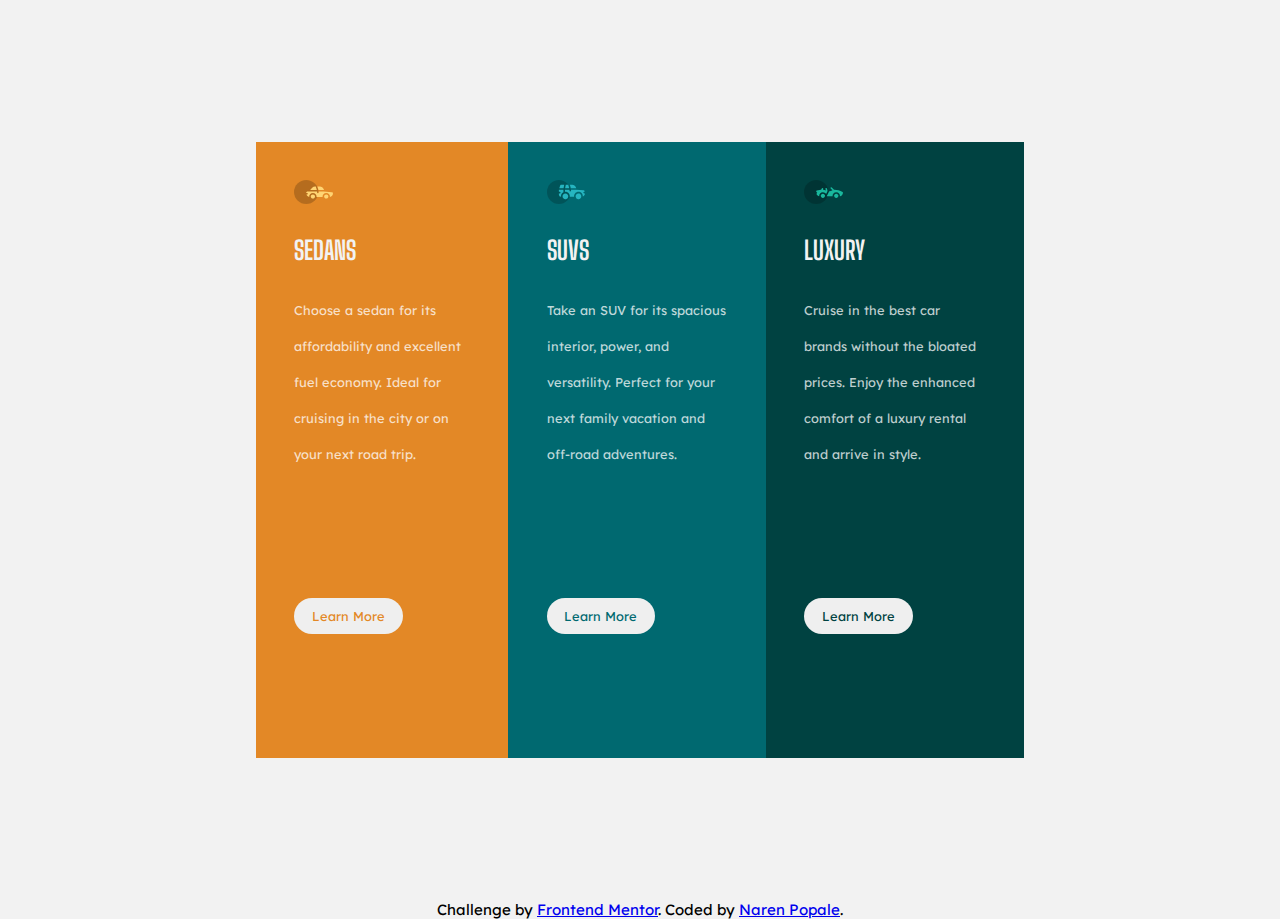
<file: 3-Column-Preview-Card-Component/index.html>
<!DOCTYPE html>
<html lang="en">

<head>
  <meta charset="UTF-8">
  <meta name="viewport" content="width=device-width, initial-scale=1.0">

  <link rel="icon" type="image/png" sizes="32x32" href="./images/favicon-32x32.png">

  <title>Naren Popale | 3-column preview card component</title>

  <link rel="stylesheet" href="style.css">
  <link rel="preconnect" href="https://fonts.googleapis.com">
  <link rel="preconnect" href="https://fonts.gstatic.com" crossorigin>
  <link
    href="https://fonts.googleapis.com/css2?family=Inter:wght@100..900&family=Lexend+Deca:wght@100..900&family=Outfit:wght@100..900&family=Poppins:ital,wght@1,500&family=Roboto+Condensed&family=Young+Serif&display=swap"
    rel="stylesheet">
  <link rel="preconnect" href="https://fonts.googleapis.com">
  <link rel="preconnect" href="https://fonts.gstatic.com" crossorigin>
  <link
    href="https://fonts.googleapis.com/css2?family=Big+Shoulders+Display:wght@100..900&family=Inter:wght@100..900&family=Lexend+Deca:wght@100..900&family=Outfit:wght@100..900&family=Poppins:ital,wght@1,500&family=Roboto+Condensed&family=Young+Serif&display=swap"
    rel="stylesheet">
</head>

<body>

  <div class="container">
    <div class="item">
      <div class="img">
        <img src="./images/icon-sedans.svg" alt="img">
      </div>
      <div class="head">
        <h1>SEDANS</h1>
      </div>
      <div class="para">
        <p>Choose a sedan for its affordability and excellent fuel economy. Ideal for cruising in the city
          or on your next road trip.</p>
      </div>
      <button>Learn More</button>
    </div>

    <div class="item">
      <div class="img">
        <img src="./images/icon-suvs.svg" alt="img">
      </div>
      <div class="head">
        <h1>SUVS</h1>
      </div>
      <div class="para">
        <p>Take an SUV for its spacious interior, power, and versatility. Perfect for your next family vacation
          and off-road adventures.</p>
      </div>
      <button>Learn More</button>
    </div>

    <div class="item">
      <div class="img">
        <img src="./images/icon-luxury.svg" alt="img">
      </div>
      <div class="head">
        <h1>LUXURY</h1>
      </div>
      <div class="para">
        <p>Cruise in the best car brands without the bloated prices. Enjoy the enhanced comfort of a luxury
          rental and arrive in style.</p>
      </div>
      <button>Learn More</button>
    </div>
  </div>


  <div class="attribution">
    Challenge by <a href="https://www.frontendmentor.io?ref=challenge" target="_blank">Frontend Mentor</a>.
    Coded by <a href="#">Naren Popale</a>.
  </div>
</body>

</html>
</file>
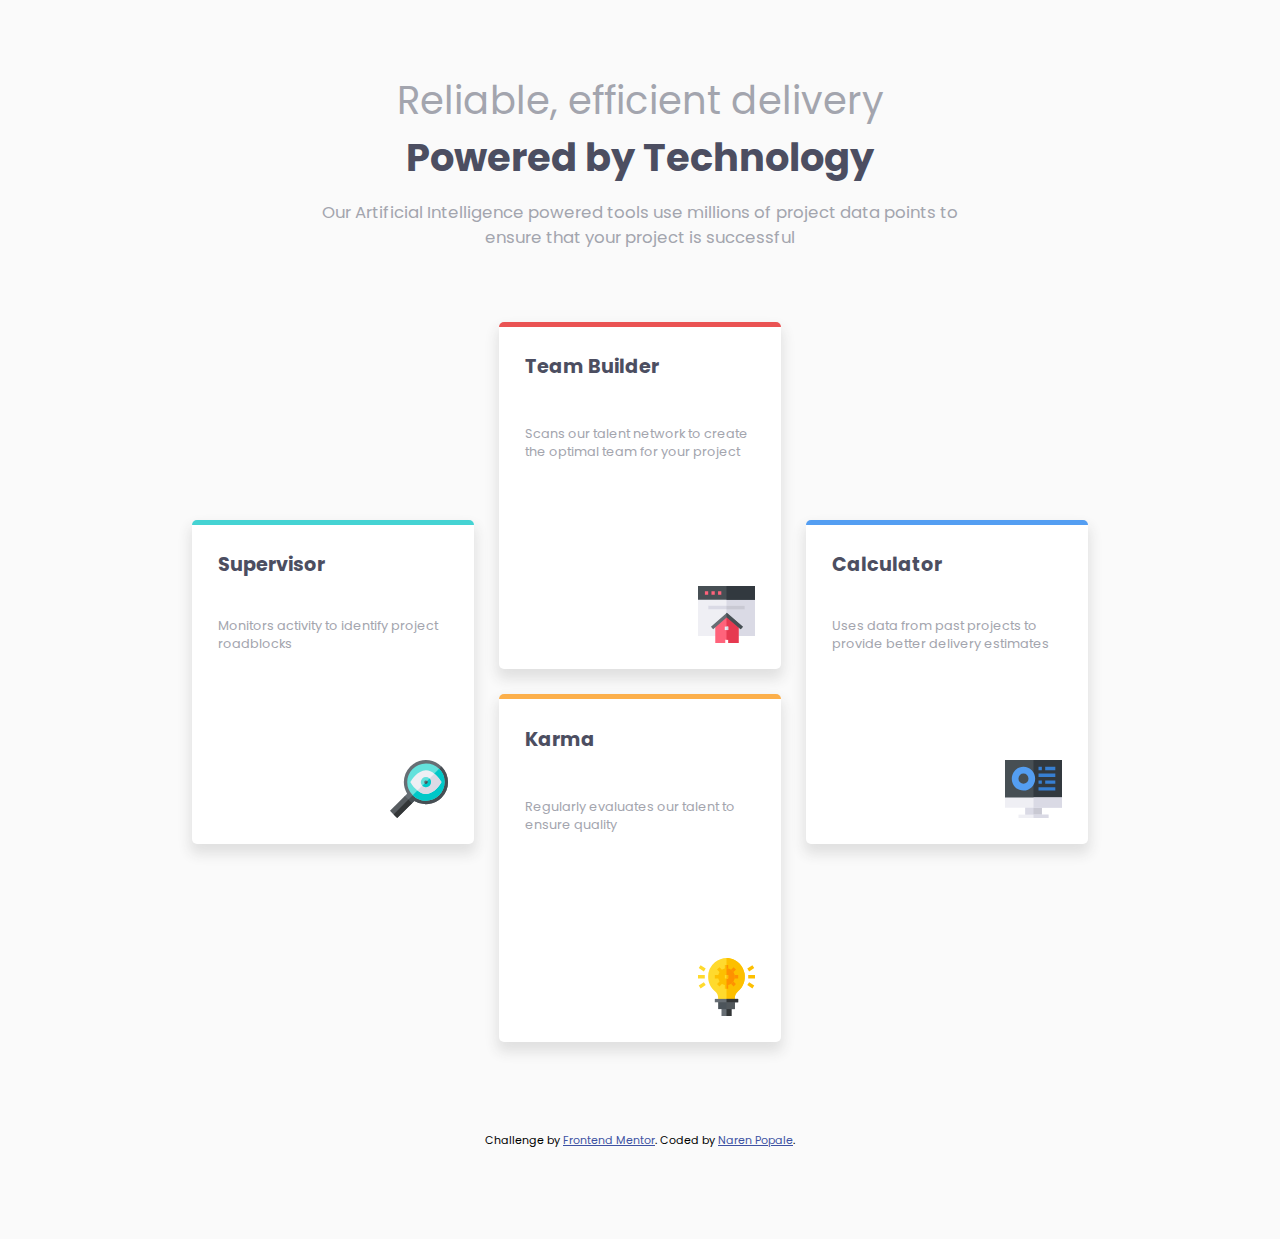
<file: Four-Card-Feature-Section/index.html>
<!DOCTYPE html>
<html lang="en">

<head>
  <meta charset="UTF-8">
  <meta name="viewport" content="width=device-width, initial-scale=1.0">

  <link rel="icon" type="image/png" sizes="32x32" href="./images/favicon-32x32.png">

  <title>Frontend Mentor | Four card feature section</title>

  <link rel="stylesheet" href="style.css">
  <link rel="preconnect" href="https://fonts.googleapis.com">
  <link rel="preconnect" href="https://fonts.gstatic.com" crossorigin>
  <link
    href="https://fonts.googleapis.com/css2?family=Big+Shoulders+Display:wght@100..900&family=Inter:wght@100..900&family=Lexend+Deca:wght@100..900&family=Outfit:wght@100..900&family=Poppins:ital,wght@0,100;0,200;0,300;0,400;0,500;0,600;0,700;0,800;0,900;1,100;1,200;1,300;1,400;1,500;1,600;1,700;1,800;1,900&family=Roboto+Condensed&family=Young+Serif&display=swap"
    rel="stylesheet">
</head>
 
<body>

  <main>

    <div class="first">
      <p>Reliable, efficient delivery</p>
      <h1>Powered by Technology</h1>
      <p>Our Artificial Intelligence powered tools use millions of project data points
        to ensure that your project is successful</p>
    </div>

    <div class="container">
      <div class="item item-1">
        <h2>Supervisor</h2>
        <p>Monitors activity to identify project roadblocks</p>
        <img src="images/icon-supervisor.svg" alt="img">
      </div>
      <div class="item item-2">
        <h2>Team Builder</h2>
        <p>Scans our talent network to create the optimal team for your project</p>
        <img src="images/icon-team-builder.svg" alt="img">
      </div>
      <div class="item item-3">
        <h2>Calculator</h2>
        <p>Uses data from past projects to provide better delivery estimates</p>
        <img src="images/icon-calculator.svg" alt="img">
      </div>
      <div class="item item-4">
        <h2>Karma</h2>
        <p>Regularly evaluates our talent to ensure quality</p>
        <img src="images/icon-karma.svg" alt="img">
      </div>
    </div>

  </main>

  <footer>
    <p class="attribution">
      Challenge by <a href="https://www.frontendmentor.io?ref=challenge" target="_blank">Frontend Mentor</a>.
      Coded by <a href="https://github.com/narenpopale" target="_blank">Naren Popale</a>.
    </p>
  </footer>
</body>

</html>
</file>
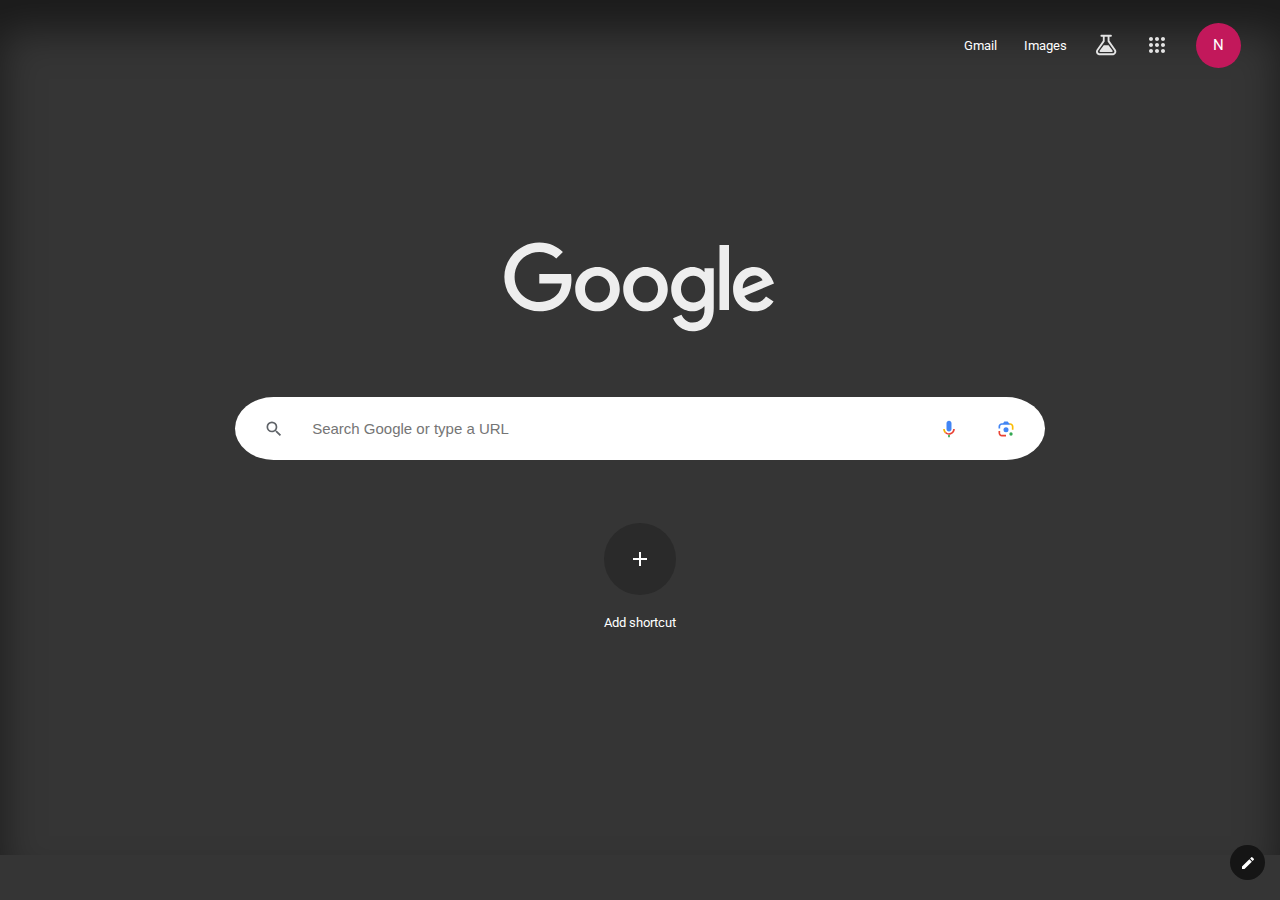
<file: Google-Chrome/index.html>
<!DOCTYPE html>
<html lang="en">

<head>
    <meta charset="UTF-8">
    <link rel="icon" href="images/icon.jpg" type="image/x-icon">
    <meta name="viewport" content="width=device-width, initial-scale=1.0">
    <title>New Tab</title>

    <link rel="stylesheet" href="style.css">
    <link rel="preconnect" href="https://fonts.googleapis.com">
    <link rel="preconnect" href="https://fonts.gstatic.com" crossorigin>
    <link
        href="https://fonts.googleapis.com/css2?family=Big+Shoulders+Display:wght@100..900&family=Inter:wght@100..900&family=Lexend+Deca:wght@100..900&family=Outfit:wght@100..900&family=Poppins:ital,wght@0,100;0,200;0,300;0,400;0,500;0,600;0,700;0,800;0,900;1,100;1,200;1,300;1,400;1,500;1,600;1,700;1,800;1,900&family=Roboto+Condensed&family=Roboto:ital,wght@0,100;0,300;0,400;0,500;0,700;0,900;1,100;1,300;1,400;1,500;1,700;1,900&family=Young+Serif&display=swap"
        rel="stylesheet">
</head>
 
<body>
    <div class="nav">
        <div class="txt item">
            <p>Gmail</p>
        </div>
        <div class="txt item">
            <p>Images</p>
        </div>
        <div class="lab item round">
            <svg class="gb_g" focusable="false" height="24px" viewBox="0 0 24 24" width="24px">
                <path
                    d="M22.29,18.37a2,2,0,0,0,0-.24,4.3,4.3,0,0,0-.09-.47c-.05-.15-.11-.31-.17-.46a3.88,3.88,0,0,0-.24-.45l-6.3-8.94V3.64h1.48a.92.92,0,0,0,0-1.84H7.36a.92.92,0,0,0,0,1.84H8.84V7.81L2.55,16.75a2.17,2.17,0,0,0-.24.45,2.85,2.85,0,0,0-.17.46A3.89,3.89,0,0,0,2,18.6c0,.08,0,.16,0,.23A3.8,3.8,0,0,0,2.26,20a3.6,3.6,0,0,0,.59,1,2.5,2.5,0,0,0,.32.33,2.54,2.54,0,0,0,.36.29,3.89,3.89,0,0,0,.4.25,4.28,4.28,0,0,0,.43.19,3.76,3.76,0,0,0,1.22.21H18.72A3.67,3.67,0,0,0,19.94,22l.44-.19a3.64,3.64,0,0,0,1.8-2.28,3.2,3.2,0,0,0,.11-.69,1.69,1.69,0,0,0,0-.23A1.77,1.77,0,0,0,22.29,18.37Zm-1.95.44a.78.78,0,0,1-.05.18l0,.08a.78.78,0,0,0-.05.14,2.09,2.09,0,0,1-.46.64l-.09.08a.88.88,0,0,1-.17.12l-.15.09-.11.06-.25.09a2.33,2.33,0,0,1-.53.07H5.85a1.27,1.27,0,0,1-.28,0,1.93,1.93,0,0,1-.73-.26A.91.91,0,0,1,4.68,20l-.23-.2h0a2.21,2.21,0,0,1-.3-.45l-.06-.12a1.77,1.77,0,0,1-.15-.65,1.88,1.88,0,0,1,.3-1.12l0-.05L10.67,8.5h0V3.64h2.95V8.49h0l6.44,8.92a2.38,2.38,0,0,1,.17.31,2.12,2.12,0,0,1,.14.68A2.58,2.58,0,0,1,20.34,18.81Z">
                </path>
                <path d="M5.66,17.74A.82.82,0,0,0,6.36,19H17.94a.82.82,0,0,0,.7-1.26l-4.1-5.55H9.76Z"></path>
            </svg>
        </div>
        <div class="apps item round">
            <svg class="gb_h" focusable="false" height="24px" viewBox="0 0 24 24" width="24px">
                <path
                    d="M6,8c1.1,0 2,-0.9 2,-2s-0.9,-2 -2,-2 -2,0.9 -2,2 0.9,2 2,2zM12,20c1.1,0 2,-0.9 2,-2s-0.9,-2 -2,-2 -2,0.9 -2,2 0.9,2 2,2zM6,20c1.1,0 2,-0.9 2,-2s-0.9,-2 -2,-2 -2,0.9 -2,2 0.9,2 2,2zM6,14c1.1,0 2,-0.9 2,-2s-0.9,-2 -2,-2 -2,0.9 -2,2 0.9,2 2,2zM12,14c1.1,0 2,-0.9 2,-2s-0.9,-2 -2,-2 -2,0.9 -2,2 0.9,2 2,2zM16,6c0,1.1 0.9,2 2,2s2,-0.9 2,-2 -0.9,-2 -2,-2 -2,0.9 -2,2zM12,8c1.1,0 2,-0.9 2,-2s-0.9,-2 -2,-2 -2,0.9 -2,2 0.9,2 2,2zM18,14c1.1,0 2,-0.9 2,-2s-0.9,-2 -2,-2 -2,0.9 -2,2 0.9,2 2,2zM18,20c1.1,0 2,-0.9 2,-2s-0.9,-2 -2,-2 -2,0.9 -2,2 0.9,2 2,2z">
                </path>
                <image src="https://ssl.gstatic.com/gb/images/bar/al-icon.png" alt="" height="24px" width="24px"
                    style="border:none;display:none \9"></image>
            </svg>
        </div>
        <div class="acc item round">N</div>
    </div>
    <div class="container">
        <div class="head"></div>
        <div class="search">
            <div class="glass">
                <img src="images/icon_search.svg" alt="img">
            </div>
            <input type="text" placeholder="Search Google or type a URL">
            <div class="mic">
                <img src="images/googlemic_clr_24px.svg" alt="img">
            </div>
            <div class="lens">
                <img src="images/lens_icon.svg" alt="img">
            </div>
        </div>
        <div class="shortcut">
            <div class="addlogo">
                <div class="add">
                </div>
            </div>
            <p>Add shortcut</p>
        </div>
    </div>
    <div class="footer">
        <div class="circle">
            <div class="pencil"></div>
        </div>
    </div>
</body>

</html>
</file>
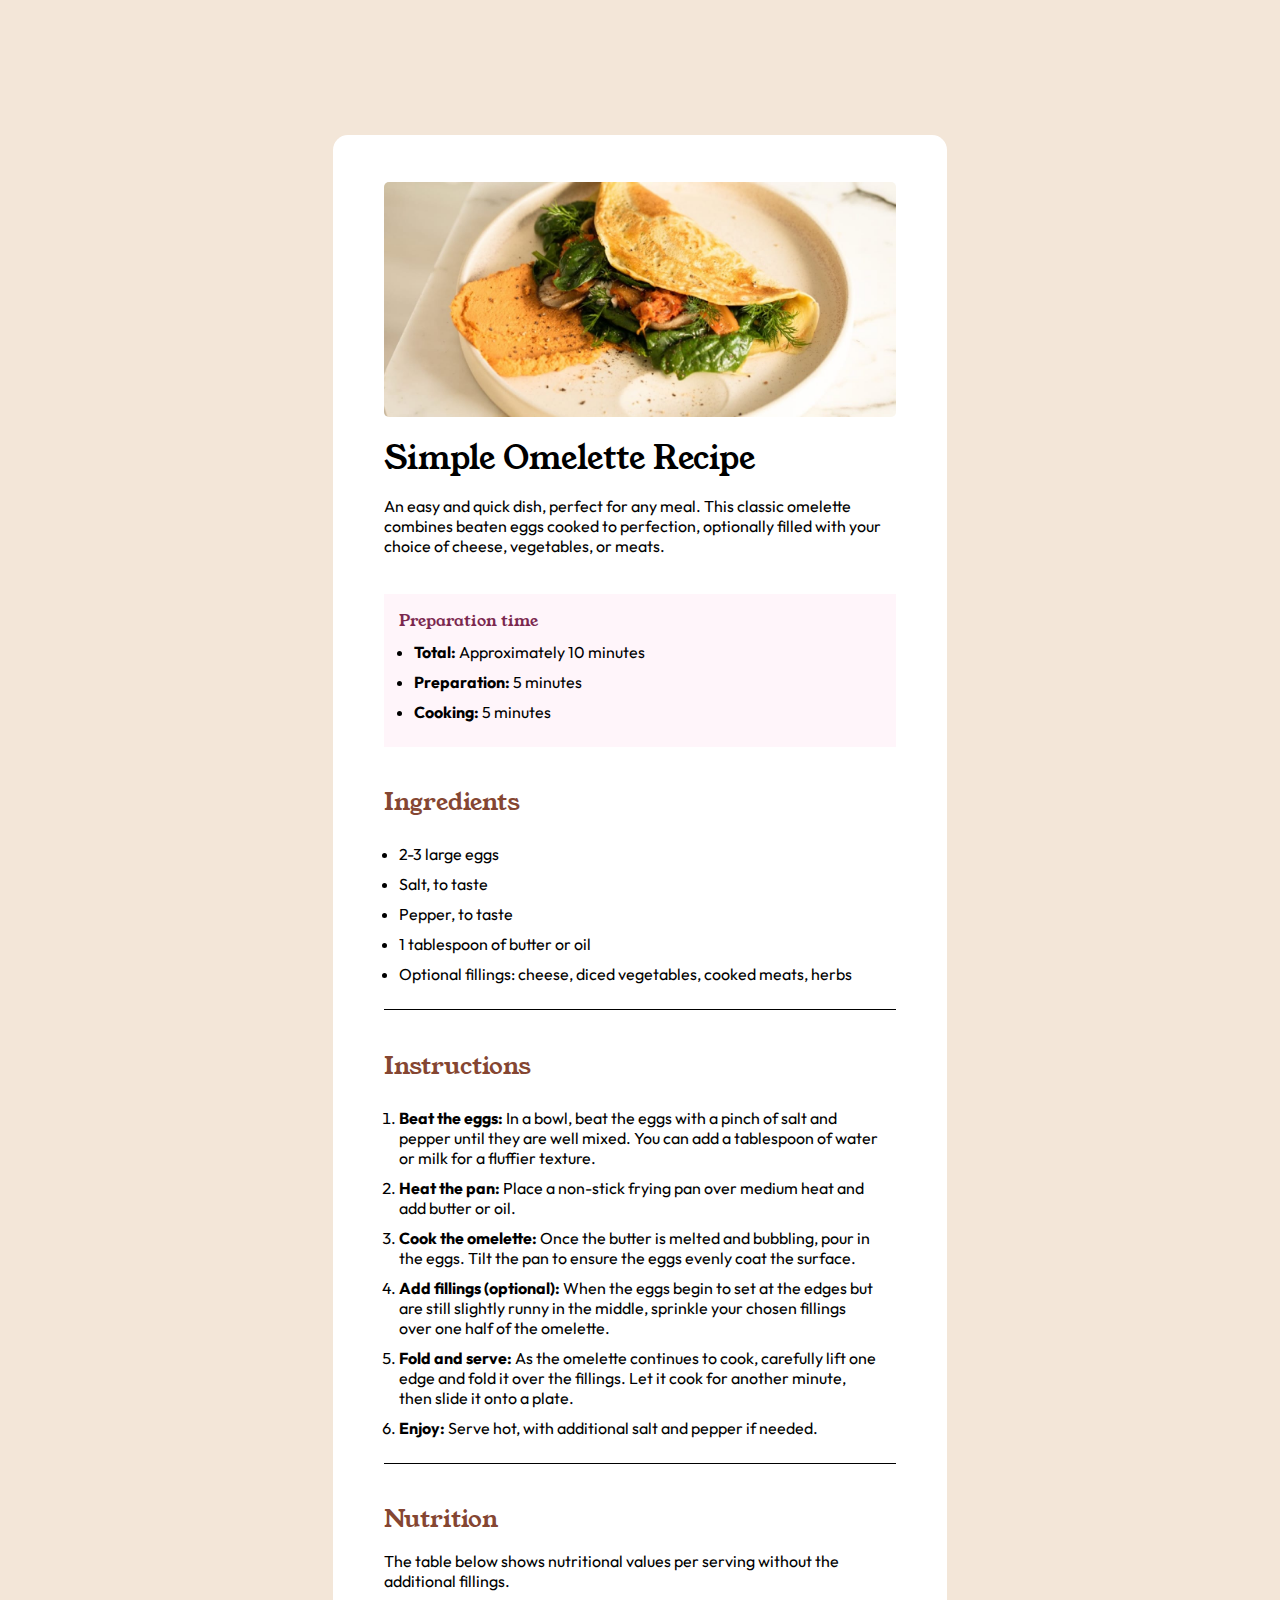
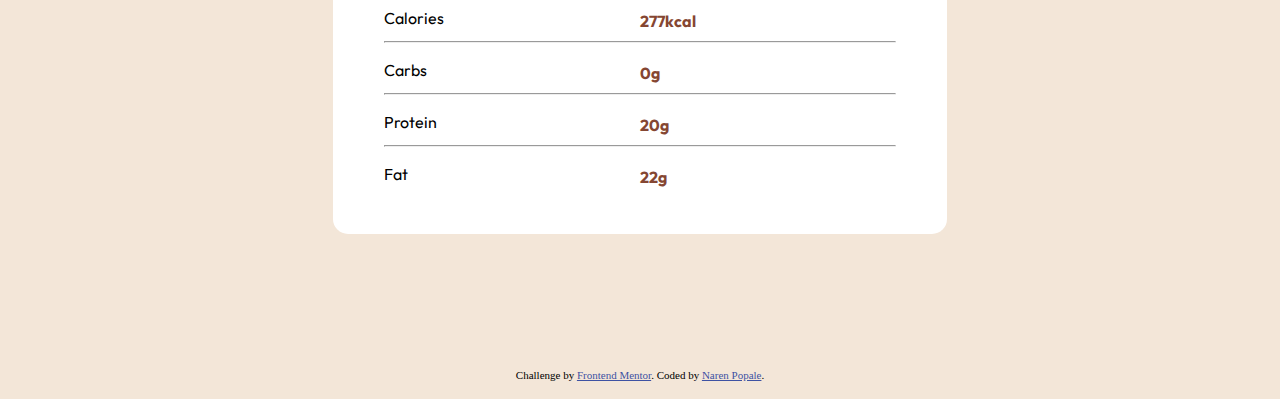
<file: Recipe-Page/index.html>
<!DOCTYPE html>
<html lang="en">

<head>
  <meta charset="UTF-8">
  <meta name="viewport" content="width=device-width, initial-scale=1.0">

  <link rel="icon" type="image/png" sizes="32x32" href="./assets/images/favicon-32x32.png">
  <title>Recipe page</title>

  <link rel="stylesheet" href="style.css">
  <link rel="preconnect" href="https://fonts.googleapis.com">
  <link rel="preconnect" href="https://fonts.gstatic.com" crossorigin>
  <link
    href="https://fonts.googleapis.com/css2?family=Poppins:ital,wght@1,500&family=Roboto+Condensed&family=Young+Serif&display=swap"
    rel="stylesheet">
  <link rel="preconnect" href="https://fonts.googleapis.com">
  <link rel="preconnect" href="https://fonts.gstatic.com" crossorigin>
  <link
    href="https://fonts.googleapis.com/css2?family=Outfit:wght@100..900&family=Poppins:ital,wght@1,500&family=Roboto+Condensed&family=Young+Serif&display=swap"
    rel="stylesheet">
</head>

<body>

  <div class="container">
    <div class="box box1">
      <img src="assets/images/image-omelette.jpeg" alt="img">
      <h1>Simple Omelette Recipe</h1>
      <p>An easy and quick dish, perfect for any meal. This classic omelette combines beaten eggs cooked
        to perfection, optionally filled with your choice of cheese, vegetables, or meats.</p>
    </div>
    <div class="box box2">
      <h4>Preparation time</h4>
      <ul>
        <li><b>Total:</b> Approximately 10 minutes</li>
        <li><b>Preparation:</b> 5 minutes</li>
        <li><b>Cooking:</b> 5 minutes</li>
      </ul>
    </div>
    <div class="box box3">
      <h2>Ingredients</h2>
      <ul>
        <li>2-3 large eggs</li>
        <li>Salt, to taste</li>
        <li>Pepper, to taste</li>
        <li>1 tablespoon of butter or oil</li>
        <li>Optional fillings: cheese, diced vegetables, cooked meats, herbs</li>
      </ul>
    </div>
    <!-- <hr> -->
    <div class="box box4">
      <h2>Instructions</h2>
      <ol>
        <li><b>Beat the eggs:</b> In a bowl, beat the eggs with a pinch of salt and pepper until they are well mixed.
          You can add a tablespoon of water or milk for a fluffier texture.
        </li>
        <li><b>Heat the pan:</b> Place a non-stick frying pan over medium heat and add butter or oil.
        </li>
        <li><b>Cook the omelette:</b> Once the butter is melted and bubbling, pour in the eggs. Tilt the pan to ensure
          the eggs evenly coat the surface.
        </li>
        <li><b>Add fillings (optional):</b> When the eggs begin to set at the edges but are still slightly runny in the
          middle, sprinkle your chosen fillings over one half of the omelette.
        </li>
        <li><b>Fold and serve:</b> As the omelette continues to cook, carefully lift one edge and fold it over the
          fillings. Let it cook for another minute, then slide it onto a plate.
        </li>
        <li><b>Enjoy:</b> Serve hot, with additional salt and pepper if needed.
        </li>
      </ol>
    </div>
    <!-- <hr> -->
    <div class="box box5">
      <h2>Nutrition</h2>
      <p>The table below shows nutritional values per serving without the additional fillings.</p>
      <div class="item">
        <div>Calories</div>
        <div><b>277kcal</b></div>
      </div>
      <hr>
      <div class="item">
        <div>Carbs</div>
        <div><b>0g</b></div>
      </div>
      <hr>
      <div class="item">
        <div>Protein</div>
        <div><b>20g</b></div>
      </div>
      <hr>
      <div class="item">
        <div>Fat</div>
        <div><b>22g</b></div>
      </div>
    </div>
  </div>
  <div class="attribution">
    Challenge by <a href="https://www.frontendmentor.io?ref=challenge" target="_blank">Frontend Mentor</a>.
    Coded by <a href="#">Naren Popale</a>.
  </div>
</body>

</html>
</file>
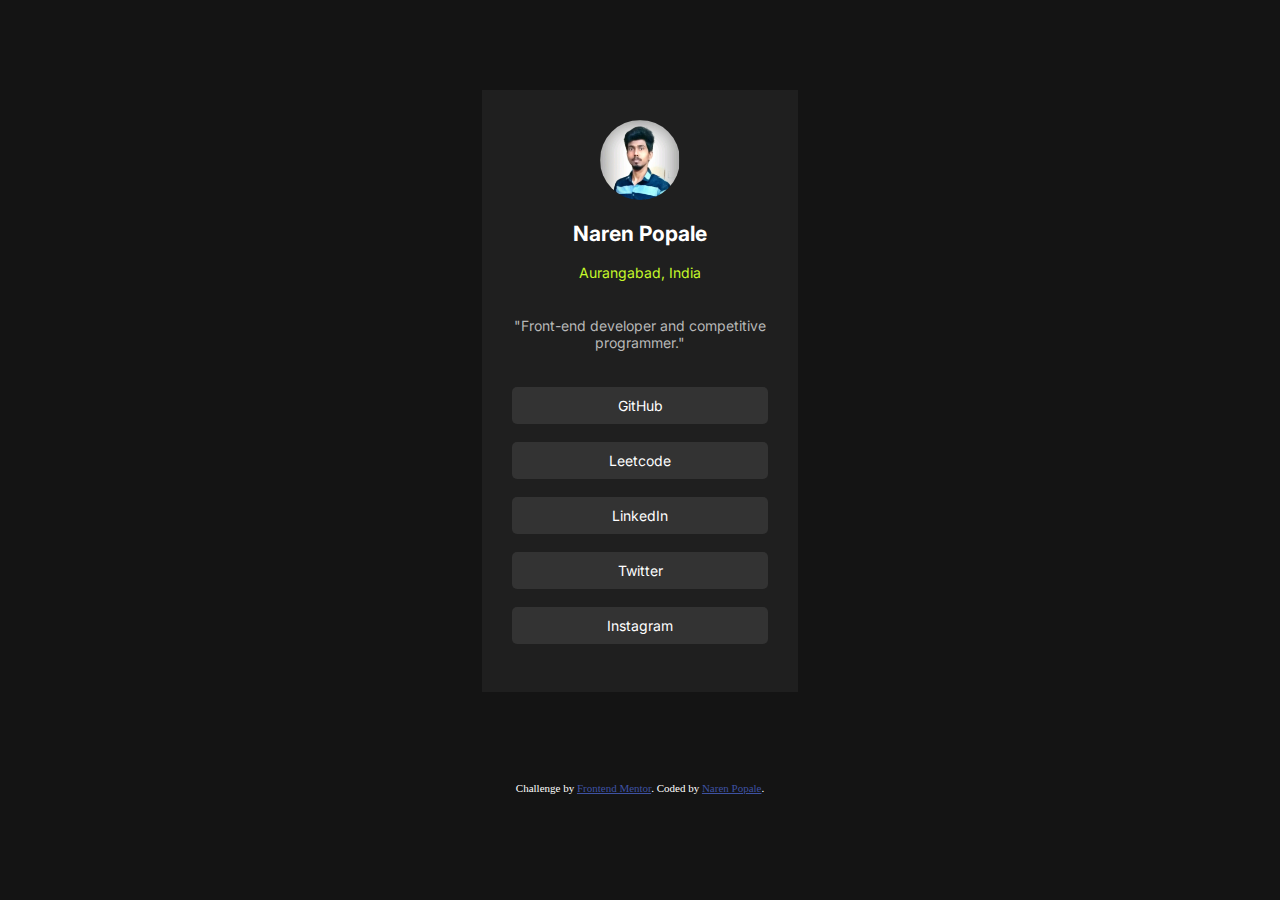
<file: Social-Links-Profile/index.html>
<!DOCTYPE html>
<html lang="en">

<head>
  <meta charset="UTF-8">
  <meta name="viewport" content="width=device-width, initial-scale=1.0">

  <link rel="icon" type="image/png" sizes="32x32" href="./assets/images/favicon-32x32.png">

  <title>Naren Popale | Social links profile</title>

  <link rel="stylesheet" href="style.css">
  <link rel="preconnect" href="https://fonts.googleapis.com">
  <link rel="preconnect" href="https://fonts.gstatic.com" crossorigin>
  <link
    href="https://fonts.googleapis.com/css2?family=Inter:wght@100..900&family=Outfit:wght@100..900&family=Poppins:ital,wght@1,500&family=Roboto+Condensed&family=Young+Serif&display=swap"
    rel="stylesheet">

</head>

<body>

  <div class="container">
    <div class="image">
      <img src="assets/images/avatar.jfif" alt="img">
    </div>
    <div class="name">
      <h2>Naren Popale</h2>
    </div>
    <div class="add">
      <p>Aurangabad, India</p>
    </div>
    <div class="bio">
      <p>"Front-end developer and competitive programmer."</p>
    </div>
    <div class="links">
      <a href="https://github.com/narenpopale" target="_blank">
        <div class="item">GitHub</div>
      </a>
      <a href="https://leetcode.com/shambho_007/" target="_blank">
        <div class="item">Leetcode</div>
      </a>
      <a href="https://www.linkedin.com/in/narenpopale/" target="_blank">
        <div class="item">LinkedIn</div>
      </a>
      <a href="https://twitter.com/NarenPopale" target="_blank">
        <div class="item">Twitter</div>
      </a>
      <a href="https://www.instagram.com/narenpopale805/" target="_blank">
        <div class="item">Instagram</div>
      </a>
    </div>
  </div>

  <div class="attribution">
    Challenge by <a href="https://www.frontendmentor.io?ref=challenge" target="_blank">Frontend Mentor</a>.
    Coded by <a href="https://github.com/narenpopale">Naren Popale</a>.
  </div>
</body>

</html>
</file>
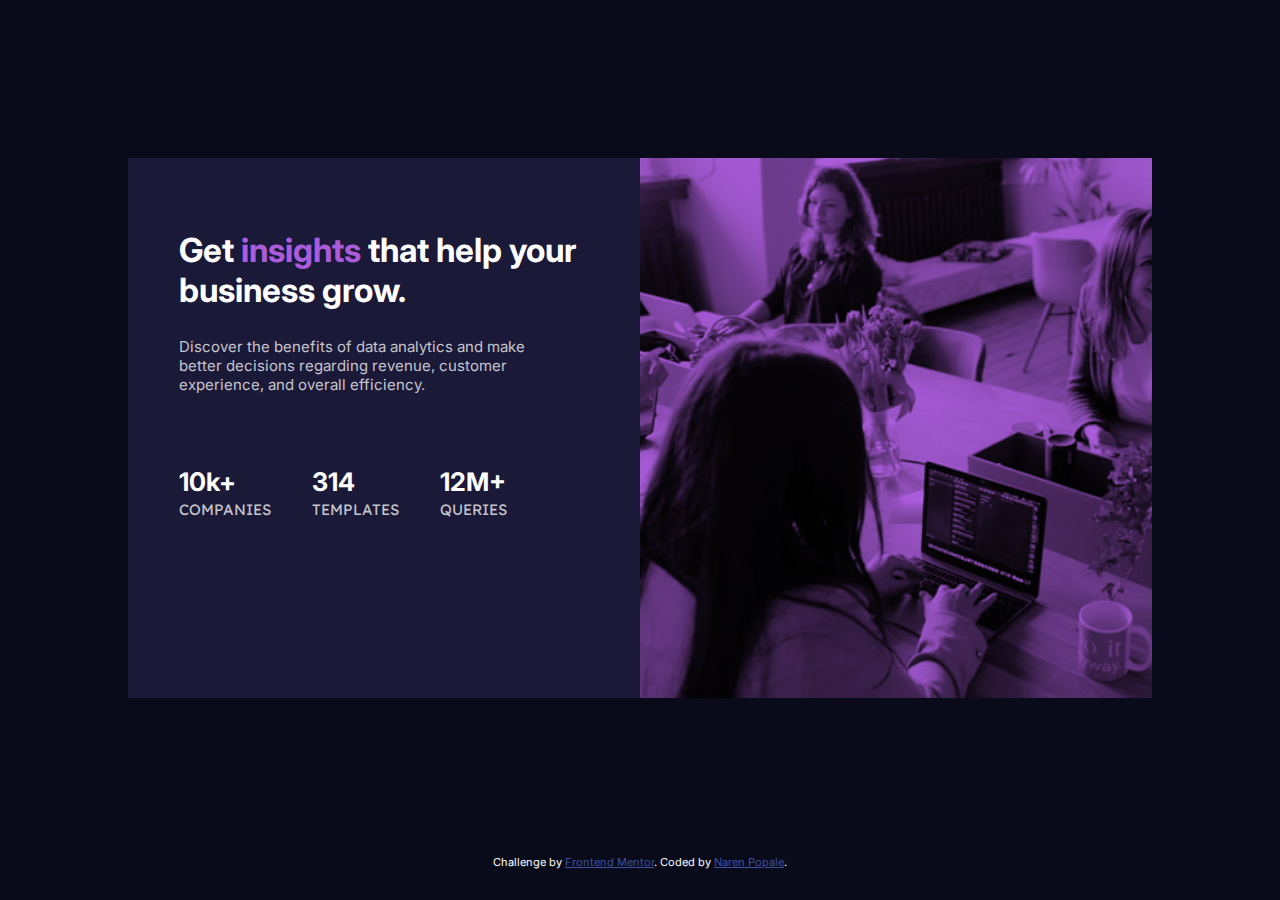
<file: Stats-Preview-Card-Component/index.html>
<!DOCTYPE html>
<html lang="en">

<head>
  <meta charset="UTF-8">
  <meta name="viewport" content="width=device-width, initial-scale=1.0">
  <!-- displays site properly based on user's device -->

  <link rel="icon" type="image/png" sizes="32x32" href="./images/favicon-32x32.png">

  <title>Naren Popale | Stats preview card component</title>

  <link rel="preconnect" href="https://fonts.googleapis.com">
<link rel="preconnect" href="https://fonts.gstatic.com" crossorigin>
<link href="https://fonts.googleapis.com/css2?family=Inter:wght@100..900&family=Lexend+Deca:wght@100..900&family=Outfit:wght@100..900&family=Poppins:ital,wght@1,500&family=Roboto+Condensed&family=Young+Serif&display=swap" rel="stylesheet">
  <link rel="preconnect" href="https://fonts.googleapis.com">
<link rel="preconnect" href="https://fonts.gstatic.com" crossorigin>
<link href="https://fonts.googleapis.com/css2?family=Inter:wght@100..900&family=Outfit:wght@100..900&family=Poppins:ital,wght@1,500&family=Roboto+Condensed&family=Young+Serif&display=swap" rel="stylesheet">
  <link rel="stylesheet" href="style.css">
</head>
 
<body>

  <div class="content"> 
    <div class="container">
      <div class="left">
        <div class="head">
          <h1>Get <span id="purple">insights</span> that help your business grow.</h1>
        </div>
        <div class="para">
          <p>Discover the benefits of data analytics and make better decisions regarding revenue, customer
            experience, and overall efficiency.</p>
        </div>
        <div class="sections">
          <div class="item">
            <span>10k+</span><p>COMPANIES</p>
          </div>
          <div class="item">
            <span>314</span><p>TEMPLATES</p>
          </div>
          <div class="item">
            <span>12M+</span><p>QUERIES</p>
          </div>
        </div>
      </div>
      <div class="right"></div>
    </div>
  </div>

  <div class="attribution">
    Challenge by <a href="https://www.frontendmentor.io?ref=challenge" target="_blank">Frontend Mentor</a>.
    Coded by <a href="#">Naren Popale</a>.
  </div>
</body>

</html>
</file>
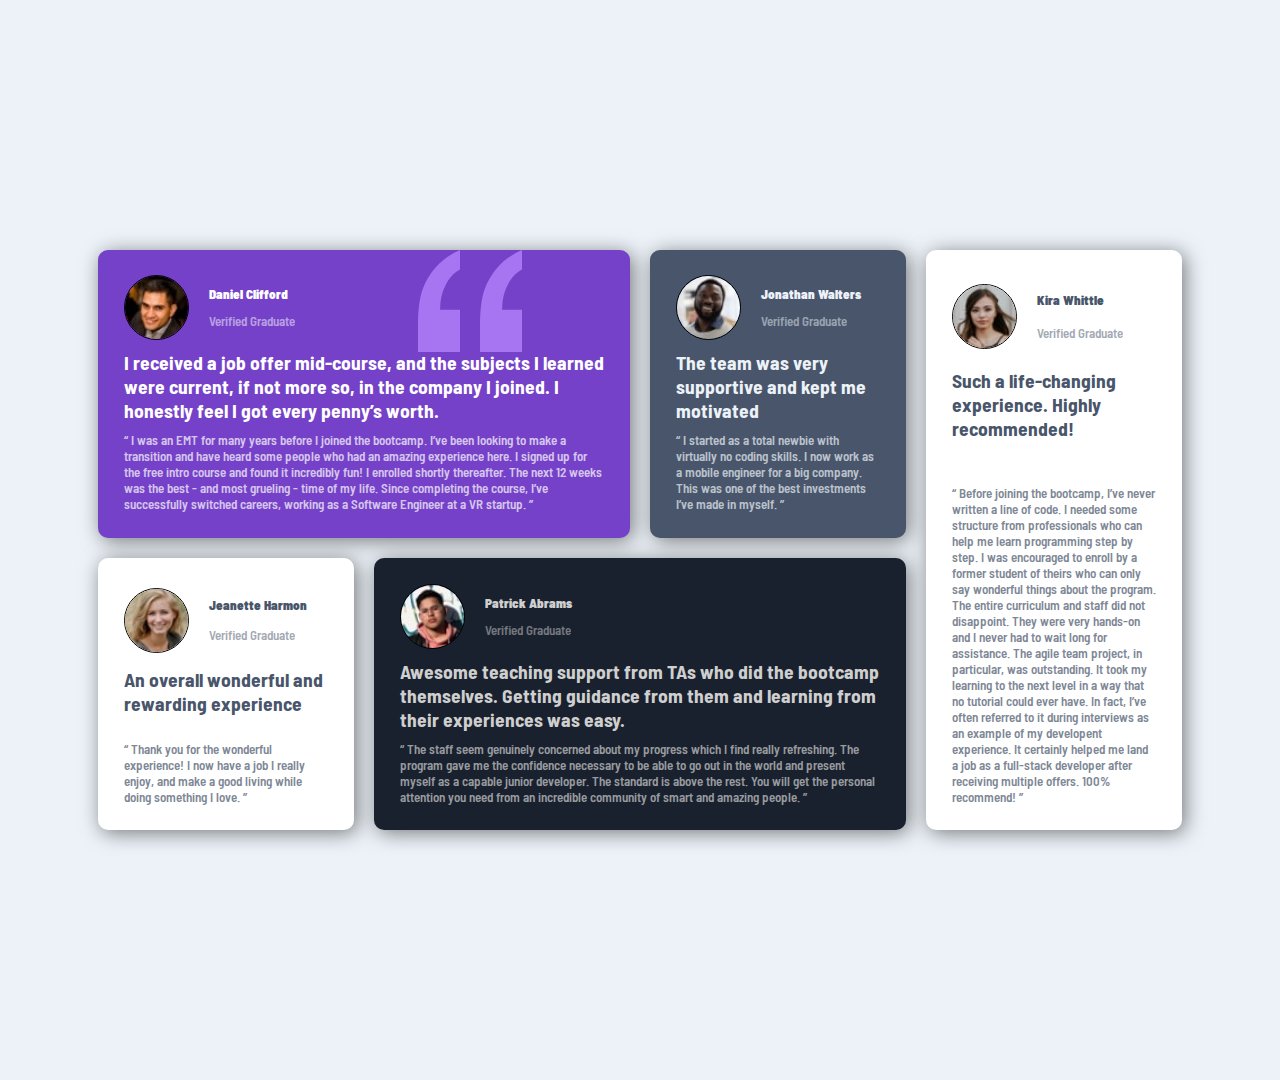
<file: Testimonials-Section/index.html>
<!DOCTYPE html>
<html lang="en">

<head>
  <meta charset="UTF-8">
  <meta name="viewport" content="width=device-width, initial-scale=1.0">

  <link rel="icon" type="image/png" sizes="32x32" href="./images/favicon-32x32.png">

  <title>Testimonials Section</title>

  <link rel="stylesheet" href="style.css">
  <link rel="preconnect" href="https://fonts.googleapis.com">
  <link rel="preconnect" href="https://fonts.gstatic.com" crossorigin>
  <link
    href="https://fonts.googleapis.com/css2?family=Barlow+Semi+Condensed:ital,wght@0,100;0,200;0,300;0,400;0,500;0,600;0,700;0,800;0,900;1,100;1,200;1,300;1,400;1,500;1,600;1,700;1,800;1,900&family=Big+Shoulders+Display:wght@100..900&family=Inter:wght@100..900&family=Lexend+Deca:wght@100..900&family=Outfit:wght@100..900&family=Poppins:ital,wght@0,100;0,200;0,300;0,400;0,500;0,600;0,700;0,800;0,900;1,100;1,200;1,300;1,400;1,500;1,600;1,700;1,800;1,900&family=Roboto+Condensed&family=Roboto:ital,wght@0,100;0,300;0,400;0,500;0,700;0,900;1,100;1,300;1,400;1,500;1,700;1,900&family=Young+Serif&display=swap"
    rel="stylesheet">
</head>

<body>
  <h1>Visible in Desktop Only</h1>
  <div class="bdy">
    <div class="container">

      <div class="item item-1">
        <div class="profile">
          <div class="photo">
            <img src="images/image-daniel.jpg" alt="img">
          </div>
          <div class="info">
            <p><b>Daniel Clifford</b></p>
            <p>Verified Graduate</p>
          </div>
        </div>
        <div class="head">
          <h2>I received a job offer mid-course, and the subjects I learned were current, if not more so,
            in the company I joined. I honestly feel I got every penny’s worth.</h2>
        </div>
        <div class="para">
          <p>“ I was an EMT for many years before I joined the bootcamp. I’ve been looking to make a
            transition and have heard some people who had an amazing experience here. I signed up
            for the free intro course and found it incredibly fun! I enrolled shortly thereafter.
            The next 12 weeks was the best - and most grueling - time of my life. Since completing
            the course, I’ve successfully switched careers, working as a Software Engineer at a VR startup. ”
          </p>
        </div>
      </div>

      <div class="item item-2">
        <div class="profile">
          <div class="photo">
            <img src="images/image-jonathan.jpg" alt="img">
          </div>
          <div class="info">
            <p><b>Jonathan Walters</b></p>
            <p>Verified Graduate</p>
          </div>
        </div>
        <div class="head">
          <h2>The team was very supportive and kept me motivated</h2>
        </div>
        <div class="para">
          <p>“ I started as a total newbie with virtually no coding skills. I now work as a mobile engineer
            for a big company. This was one of the best investments I’ve made in myself. ”
          </p>
        </div>
      </div>

      <div class="item item-3">
        <div class="profile">
          <div class="photo">
            <img src="images/image-jeanette.jpg" alt="img">
          </div>
          <div class="info">
            <p><b>Jeanette Harmon</b></p>
            <p>Verified Graduate</p>
          </div>
        </div>
        <div class="head">
          <h2>An overall wonderful and rewarding experience</h2>
        </div>
        <div class="para">
          <p>“ Thank you for the wonderful experience! I now have a job I really enjoy, and make a good living
            while doing something I love. ”</p>
        </div>
      </div>

      <div class="item item-4">
        <div class="profile">
          <div class="photo">
            <img src="images/image-patrick.jpg" alt="img">
          </div>
          <div class="info">
            <p><b>Patrick Abrams</b></p>
            <p>Verified Graduate</p>
          </div>
        </div>
        <div class="head">
          <h2>Awesome teaching support from TAs who did the bootcamp themselves. Getting guidance from them and
            learning from their experiences was easy.</h2>
        </div>
        <div class="para">
          <p>“ The staff seem genuinely concerned about my progress which I find really refreshing. The program
            gave me the confidence necessary to be able to go out in the world and present myself as a capable
            junior developer. The standard is above the rest. You will get the personal attention you need from
            an incredible community of smart and amazing people. ”</p>
        </div>
      </div>

      <div class="item item-5">
        <div class="profile">
          <div class="photo">
            <img src="images/image-kira.jpg" alt="img">
          </div>
          <div class="info">
            <p><b>Kira Whittle</b></p>
            <p>Verified Graduate</p>
          </div>
        </div>
        <div class="head">
          <h2>Such a life-changing experience. Highly recommended!</h2>
        </div>
        <div class="para">
          <p>“ Before joining the bootcamp, I’ve never written a line of code. I needed some structure from
            professionals who can help me learn programming step by step. I was encouraged to enroll by a former
            student of theirs who can only say wonderful things about the program. The entire curriculum and staff
            did not disappoint. They were very hands-on and I never had to wait long for assistance. The agile team
            project, in particular, was outstanding. It took my learning to the next level in a way that no tutorial
            could ever have. In fact, I’ve often referred to it during interviews as an example of my developent
            experience. It certainly helped me land a job as a full-stack developer after receiving multiple offers.
            100% recommend! ”</p>
        </div>
      </div>

    </div>

  </div>

</body>

</html>
</file>
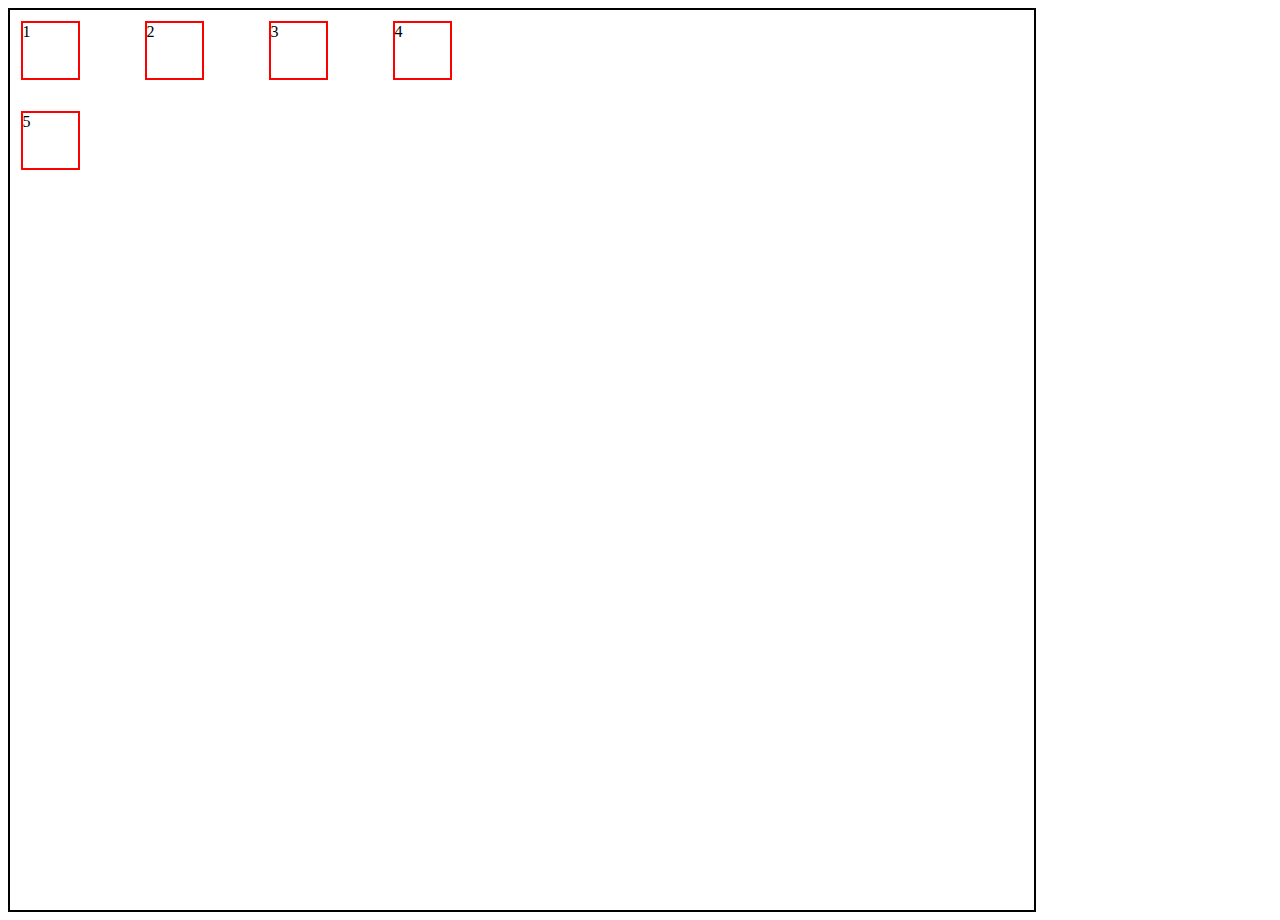
<file: CSS Grid/grid-1.html>
<!DOCTYPE html>
<html lang="en">

<head>
    <meta charset="UTF-8">
    <meta name="viewport" content="width=device-width, initial-scale=1.0">
    <title>CSS Grid</title>
    <style>
        .container {
            width: 80vw;
            height: 100vh;
            border: 2px solid black;
            display: grid;
            /* grid-template-columns: [pehla] 120px [doosra] 100px [t]; */
            /* grid-template-rows: 100px 100px 100px; */
            /* grid-template-columns: repeat(4, minmax(100px, 1fr)); */
            grid-template-columns: repeat(4, 80px);
            grid-template-rows: repeat(2, 80px);
            /* gap: 34px; */
            row-gap: 10px;
            column-gap: 44px;
            justify-items: center;
            align-items: center;
        }

        .item {
            border: 2px solid red;
            height: 55px;
            width: 55px;
        }

        .item-4 {
            /* grid-row: 1/2;
            grid-column: pehla/t; */
        }

        .item-1 {
            /* grid-row: 1/2; */
            /* or you can do  */
            /* grid-row-start: 1;
            grid-row-end: 2; */

            /* same thing */
            /* grid-column: 1/2; */
        }
    </style>
</head>

<body>
    <div class="container">
        <div class="item item-1">1</div>
        <div class="item">2</div>
        <div class="item">3</div>
        <div class="item item-4">4</div>
        <div class="item">5</div>
    </div>
</body>

</html>
</file>
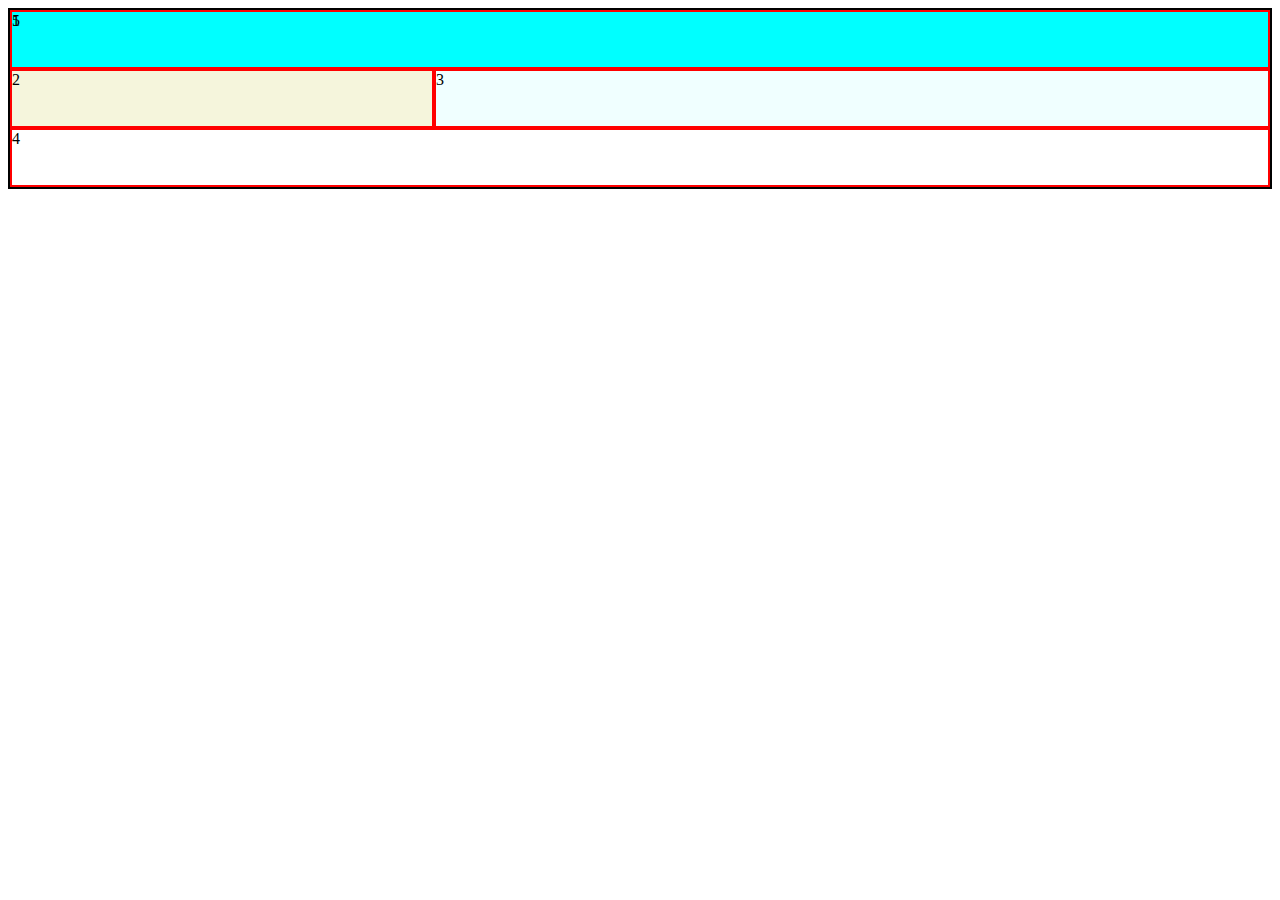
<file: CSS Grid/grid-2.html>
<!DOCTYPE html>
<html lang="en">

<head>
    <meta charset="UTF-8">
    <meta name="viewport" content="width=device-width, initial-scale=1.0">
    <title>CSS Grid</title>
    <style>
        .container {
            border: 2px solid black;
            display: grid;
            grid-template-areas: "nav nav nav"
                "side article article"
                "footer footer footer";
        }

        .item {
            border: 2px solid red;
            height: 55px;
        }

        .item-1 {
            grid-area: nav;
            background-color: aqua;
        }

        .item-2 {
            grid-area: side;
            background-color: beige;
        }

        .item-3 {
            grid-area: article;
            background-color: azure;
        }

        .item-4 {
            grid-area: footer;
        }

        .item-5 {
            grid-area: nav;
        }
    </style>
</head>

<body>
    <div class="container">
        <div class="item item-1">1</div>
        <div class="item item-2">2</div>
        <div class="item item-3">3</div>
        <div class="item item-4">4</div>
        <div class="item item-5">5</div>
    </div>
</body>

</html>
</file>
<file: 3-Column-Preview-Card-Component/style.css>
* {
    margin: 0;
    padding: 0;
}


body {
    height: 100vh;
    font-size: 15px;
    background-color: hsl(0, 0%, 95%);
    font-family: "Lexend Deca", sans-serif;
    font-weight: 400;
}
 

.container {
    margin: 0 auto;
    width: 60%;
    height: 100%;
    display: flex;
    justify-content: center;
    align-items: center;
}


.container > div:nth-child(1) {
    background-color: hsl(31, 77%, 52%);
}

.container > div:nth-child(2) {
    background-color: hsl(184, 100%, 22%);
}

.container > div:nth-child(3) {
    background-color: hsl(179, 100%, 13%);
}


.item {
    height: 60%;
    padding: 3vw;
}


.item img {
    width: 3vw;
}


.item .head {
    font-family: "Big Shoulders Display", sans-serif;
    font-size: 1vw;
    font-weight: 700;
    color: hsl(0, 0%, 95%);
    margin-top: 3vh;
}

.item .para {
    margin-top: 3vh;
    height: 50%;
}

.item p {
    font-size: 1vw;
    color: hsla(0, 0%, 100%, 0.75);
    line-height: 4vh;
}


.item button {
    font-family: "Lexend Deca", sans-serif;
    font-size: 1vw;
    margin-top: 4vh;
    padding: 0.8vw 1.4vw;
    border-radius: 25px;
    border: none;
}


.container > div:nth-child(1) > button {
    color: hsl(31, 77%, 52%);
}

.container > div:nth-child(2) > button {
    color: hsl(184, 100%, 22%);
}

.container > div:nth-child(3) > button {
    color: hsl(179, 100%, 13%);
}

.container > div:nth-child(1) > button:hover {
    color: hsl(0, 0%, 95%);
}

.container > div:nth-child(2) > button:hover {
    color: hsl(0, 0%, 95%);
}

.container > div:nth-child(3) > button:hover {
    color: hsl(0, 0%, 95%);
}


.item button:hover {
    border: 1px solid white;
    background-color: transparent;
    cursor: pointer;
}

.attribution {
    text-align: center;
}


/* Responsiveness */
@media (max-width: 600px) {
    
    .container {
        flex-direction: column;
        margin: 15vh auto;
        width: 80%;
    }

    .item {
        width: 90%;
        padding: 9vw 8vw;
        box-sizing: border-box;
    }

    .item img {
        width: 14vw;
    }

    .item .head {
        margin-top: 2.5vw;
        font-size: 4.2vw;
    }

    .item .para {
        margin-top: 2vh;
        width: 90%;
        height: auto;
    }
    
    .item p {
        font-size: 3vw;
        color: hsla(0, 0%, 100%, 0.75);
        line-height: 3vh;
    }

    .item button {
        font-size: 3.2vw;
        margin-top: 2.2vh;
        padding: 2vw 3.3vw;
    }

}
</file>
<file: Four-Card-Feature-Section/style.css>
* {
    margin: 0;
    padding: 0;
}

body {
    font-family: "Poppins", sans-serif;
    font-size: 15px;
    background-color: hsl(0, 0%, 98%);
}
 
.first {
    margin: 8vh auto;
    text-align: center;
}

.first p:nth-of-type(1) {
    color: hsl(229, 6%, 66%);
    font-size: 3vw;
}

.first p:nth-of-type(2) {
    color: hsl(229, 6%, 66%);
    font-size: 1.3vw;
    margin: 1.5vh auto;
    width: 50%;
}

.first h1 {
    color: hsl(234, 12%, 34%);
    font-size: 3vw;
}

.container {
    width: 70vw;
    height: 80vh;
    margin: auto;
    display: grid;
    grid-template-columns: 1fr 1fr 1fr;
    grid-template-rows: 1fr 1fr;
    gap: 2vw;
}

.item {
    display: grid;
    grid-template-rows: 1fr 1fr 2fr;
    justify-self: center;
    background-color: white;
    border-top: 5px solid;
    border-radius: 5px;
    box-sizing: border-box;
    padding: 2vw;
    box-shadow: 0px 8px 13px 2px #e0e0e0;
}

.item h2 {
    font-size: 1.5vw;
    color: hsl(234, 12%, 34%);
}

.item p {
    color: hsl(229, 6%, 66%);
    font-size: 1vw;
}

.item img {
    width: 4.5vw;
    justify-self: end;
    align-self: self-end;
}

.item-1 {
    border-color: hsl(180, 62%, 55%);
    height: 45%;
    grid-row: 1 / 3;
    align-self: center;
    justify-self: end;
}

.item-2 {
    border-color: hsl(0, 78%, 62%);
    grid-row: 1 / 2;
}

.item-3 {
    border-color: hsl(212, 86%, 64%);
    height: 45%;
    grid-row: 1 / 3;
    align-self: center;
}

.item-4 {
    border-color: hsl(34, 97%, 64%);
    grid-row: 2 / 3;
}

.attribution {
    margin: 10vh auto;
    font-size: 11px;
    text-align: center;
}

.attribution a {
    color: hsl(228, 45%, 44%);
}


/* Responsiveness */
@media (max-width: 600px) {

    .first {
        margin: 7vh auto;
    }
    
    .first p:nth-of-type(1) {
        font-size: 3vh;
    }
    
    .first p:nth-of-type(2) {
        font-size: 2vh;
        margin: 1.5vh auto;
        width: 90%;
    }
    
    .first h1 {
        font-size: 3vh;
    }

    .container {
        width: 80vw;
        height: auto;
        margin: auto;
        display: grid;
        grid-template-columns: 100% 0% 0%;
        grid-template-rows: 1fr 1fr 1fr 1fr;
        column-gap: 0;
        row-gap: 3vh;
    }

    .item {
        box-sizing: border-box;
        padding: 3vh;
    }
    
    .item h2 {
        font-size: 2.5vh;
    }
    
    .item p {
        font-size: 1.9vh;
    }
    
    .item img {
        width: 7vh;
    }

    .item-1 {
        border-color: hsl(180, 62%, 55%);
        height: 100%;
        width: 100%;
        grid-row: 1 / 2;
    }
    
    .item-2 {
        border-color: hsl(0, 78%, 62%);
        height: 100%;
        width: 100%;
        grid-row: 2 / 3;
    }
    
    .item-3 {
        border-color: hsl(212, 86%, 64%);
        height: 100%;
        width: 100%;
        grid-row: 4 / 5;
    }
    
    .item-4 {
        border-color: hsl(34, 97%, 64%);
        height: 100%;
        width: 100%;
        grid-row: 3 / 4;
    }

    .attribution {
        margin: 5vh auto;
    }

}
</file>
<file: Google-Chrome/style.css>
* {
    margin: 0;
    padding: 0;
}

body {
    font-family: "Roboto", sans-serif;
    background-color: #353535;
    box-shadow: inset 0px 30px 40px 0px rgba(0, 0, 0, 0.5);
}

.nav {
    font-size: 13px;
    padding: 0 2vw;
    height: 10vh;
    color: white;
    display: flex;
    justify-content: end;
    align-items: center;
}

.nav .item {
    margin: 0 1.5vh;
    height: 10vh;
    display: flex;
    align-items: center;
}

.nav .item:hover {
    cursor: pointer;
}

.nav .txt:hover {
    text-decoration: underline;
}

.nav .round:hover {
    border-radius: 50%;
    height: 5vh;
    background-color: #a9a9a975;
}

.nav svg {
    fill: rgba(255, 255, 255, .87);
}

.nav .acc {
    font-size: 15px;
    width: 5vh;
    height: 5vh;
    background-color: #C2185B;
    border-radius: 50%;
    display: flex;
    justify-content: center;
    align-items: center;
}

.container {
    height: 85vh;
    display: flex;
    flex-direction: column;
    justify-content: center;
    align-items: center;
    gap: 7vh;
}

.container .head {
    height: 92px;
    width: 272px;
    -webkit-mask: url('images/google_logo.svg') no-repeat center / contain;
    background-color: #EEEEEE;
}

.container .search {
    padding: 0 10vh;
    height: 7vh;
    width: 90vh;
    display: flex;
}

.container .glass {
    background-color: white;
    width: 10%;
    border-top-left-radius: 50%;
    border-bottom-left-radius: 50%;
    display: flex;
    justify-content: center;
    align-items: center;
}

.container input {
    font-size: 15px;
    width: 80%;
    border: none;
    outline: none;
}

.container .mic {
    display: flex;
    justify-content: center;
    align-items: center;
    background-color: white;
    width: 5%;
}

.mic img, .lens img {
    cursor: pointer;
}

.container .lens {
    border-top-right-radius: 50%;
    border-bottom-right-radius: 50%;
    display: flex;
    justify-content: center;
    align-items: center;
    background-color: white;
    width: 10%;
}

.glass img {
    width: 20px;
}

.mic img {
    width: 20px;
}

.lens img {
    width: 20px;
}

.shortcut {
    font-size: 13px;
    width: 20vh;
    height: 20vh;
    display: flex;
    justify-content: start;
    align-items: center;
    flex-direction: column;
    gap: 20px;
    color: white;
}

.shortcut:hover {
    background-color: #a9a9a975;
    cursor: pointer;
}

.shortcut .add {
    -webkit-mask: url('images/add.svg') no-repeat center / contain;
    width: 24px;
    height: 24px;
    -webkit-mask-size: 100%;
    background-color: white;
}

.shortcut .addlogo {
    background-color: #2A2A2A;
    width: 40%;
    height: 40%;
    border-radius: 50%;
    display: flex;
    justify-content: center;
    align-items: center;
}

.footer .circle {
    background-color: #151515;
    position: absolute;
    right: 15px;
    bottom: 20px;
    width: 35px;
    height: 35px;
    display: flex;
    justify-content: center;
    align-items: center;
    border-radius: 50%;
}

.footer .circle:hover {
    cursor: pointer;
    background-color: #1515158a;    
}

.footer .pencil {
    -webkit-mask: url('images/icon_pencil.svg') no-repeat center / contain;
    width: 16px;
    height: 16px;
    -webkit-mask-size: 100%;
    background-color: white;
}
</file>
<file: Recipe-Page/style.css>
* {
    margin: 0;
    padding: 0;
}

body {
    background-color: hsl(30, 54%, 90%);
}

h1, h2, h4 {
    font-family: "Young Serif", serif;
    font-weight: 400;
    font-style: normal;
}

p, ul, ol, .item {
    font-family: "Outfit", sans-serif;
}

h2 {
    color: hsl(14, 45%, 36%);
}

h4 {
    color: hsl(332, 51%, 32%);
}

.container {
    margin: 15vh auto;
    width: 40vw;
    position: relative;
    border-radius: 15px;
    background-color: hsl(0, 0%, 100%);
    padding: 1vh 4vw;
}

.box1, .box3, .box4, .box5 {
    margin: 3vw auto;
}

.box1 h1, p{
    margin-top: 15px;
}

img {
    width: 40vw;
    border-radius: 5px;
}

.box2 {
    background-color: hsl(330, 100%, 98%);
    padding: 15px;
}

.box2 ul {
    padding: 0 15px;
}

.box2 li {
    margin: 10px 0;
}

.box3, .box4 {
    border-bottom: 1px solid black;
}

.box3 ul {
    padding: 15px;
}

.box3 li {
    margin: 10px 0;
}

.box4 ol {
    padding: 15px;
}

.box4 li {
    margin: 10px 0;
}

.item {
    margin-bottom: 10px;
}

.item div {
    position: relative;
}

.item > div:nth-child(1) {
    top: 17px;
}

.item > div:nth-child(2) {
    color: hsl(14, 45%, 36%);
    left: 50%;
}

.attribution {
    font-size: 11px;
    text-align: center;
    margin-bottom: 2vh;
}

.attribution a {
    color: hsl(228, 45%, 44%);
}
</file>
<file: Social-Links-Profile/style.css>
* {
    margin: 0;
    padding: 0;
}

body {
    background-color: hsl(0, 0%, 8%);
    font-size: 14px;
}

.container {
    font-family: "Inter", sans-serif;
    position: relative;
    color: hsl(0, 0%, 100%);
    background-color: hsl(0, 0%, 12%);
    margin: 10vh auto;
    padding: 30px;
    display: flex;
    flex-direction: column;
    align-items: center;
    justify-content: center;
    text-align: center;
    gap: 2vh;
}

.container .image img {
    width: 5rem;
    border-radius: 50%;
}

.container .add {
    color: hsl(75, 94%, 57%);
}

.container .bio {
    padding-top: 2vh;
    color: hsl(0, 0%, 72%);
}

.container .links {
    margin-top: 1vh auto;
    width: 100%;
}

.container .links .item {
    background-color: hsl(0, 0%, 20%);
    text-align: center;
    margin: 2vh 0;
    padding: 10px;
    border-radius: 5px;
    color: hsl(0, 0%, 100%);
}

.container .links .item:hover {
    color: black;
    background-color: hsl(75, 94%, 57%);
    cursor: pointer;
}

.links a {
    text-decoration: none;
}

.attribution {
    font-size: 11px;
    text-align: center;
    color: hsl(0, 0%, 100%);
    margin: 10px;
}

.attribution a {
    color: hsl(228, 45%, 44%);
}


/* Responsiveness */
@media (min-width: 1000px) {
    .container {
        width: 20vw;
    }
}

@media (max-width: 1000px) {
    .container {
        width: 40vw;
    }
}
</file>
<file: Stats-Preview-Card-Component/style.css>
* {
    margin: 0;
    padding: 0;
}

body {
    font-family: "Inter", sans-serif;
    font-size: 15px;
    background-color:  hsl(233, 47%, 7%);
}

.content {
    height: 95vh;
    display: flex;
    justify-content: center;
    align-items: center;
}

.container {
    width: 80vw; 
    height: 60vh;
    display: flex;
    background-color: hsl(244, 38%, 16%);
}

.left {
    width: 32vw;
    padding: 8vh 4vw;
}

.left .head {
    font-size: 1.3vw;
    color: hsl(0, 0%, 100%);
    font-weight: 400;
}

#purple {
    color: hsl(277, 64%, 61%);
}

.left .para {
    margin-top: 3vh;
}

p {
    color: hsla(0, 0%, 100%, 0.75);
    width: 90%;
}

.left .sections {
    width: 80%;
    margin-top: 8vh;
    display: flex;
    justify-content: space-between;
}

.item {
    display: flex;
    flex-direction: column;
    justify-content: space-between;
    color: hsla(0, 0%, 100%, 0.6);
}

.item span {
    color: hsl(0, 0%, 100%);
    font-weight: 700;
    font-size: 2vw;
}

.item p {
    margin-top: 3px;
    font-weight: 400;
    font-family: "Lexend Deca", sans-serif;
}

.right {
    background-image: url("./images/image-header-desktop.jpg");
    background-color: hsl(277, 64%, 61%);
    background-blend-mode: multiply;
    background-size: cover;
    width: 40vw;
}



/* Responsiveness */
@media (max-width: 600px) {

    .content {
        height: 95vh;
        display: flex;
        justify-content: center;
        align-items: center;
    }

    .container {
        width: 85vw;
        height: 85vh;
        display: flex;
        background-color: hsl(244, 38%, 16%);
        flex-direction: column-reverse;
        border-radius: 10px;
        justify-content: space-between;
    }
    
    .right {
        border-radius: 10px;
        background-image: url("./images/image-header-desktop.jpg");
        background-color: hsl(277, 64%, 61%);
        background-blend-mode: multiply;
        background-size: cover;
        width: 100%;
        height: 30%;
    }
    
    .left {
        text-align: center;
        width: calc(100% - 16vw);
        height: calc(70% - 8vh);
        padding: 4vh 8vw;
    }

    .left .head {
        text-align: center;
        width: 100%;
    }
    
    .left .head h1 {
        font-size: 7vw;
    }

    .left .para p{
        font-size: 3.3vw;
        line-height: 3vh;
        text-align: center;
        width: 100%;     
    }

    .left .sections {
        margin-top: 2.2vh;
        width: 100%;
        height: 50%;
    }

    .item span {
        font-size: 7vw;
    }

    .item p {
        font-size: 3.3vw;
    }

    .left .sections {
        display: flex;
        flex-direction: column;
        align-items: center;
    }

    .attribution {
        height: 5vh;
    }

}


.attribution {
    font-size: 11px;
    text-align: center;
    color: hsl(0, 0%, 100%);
}

.attribution a {
    color: hsl(228, 45%, 44%);
}
</file>
<file: Testimonials-Section/style.css>
* {
    margin: 0;
    padding: 0;
}


body {
    font-size: 13px;
    font-family: "Barlow Semi Condensed", sans-serif;
    font-weight: 600;
    font-style: normal;
    background-color: hsl(210, 46%, 95%);
}

body h1 {
    display: none;
}

.bdy {
    height: 120vh;
    display: flex;
    justify-content: center;
    align-items: center;
}

.container {
    width: fit-content;
    height: fit-content;
    display: grid;
    grid-template-columns: 20vw 20vw 20vw 20vw;
    grid-template-rows: auto auto;
    gap: 20px;
    box-sizing: border-box;
}

.item {
    border-radius: 10px;
    box-shadow: 3px 3px 20px rgba(0, 0, 0, 0.5);
    padding: 2vw;
    box-sizing: border-box;
    display: grid;
    gap: 10px;
}

.item .photo {
    display: flex;
    justify-content: center;
    align-items: center;
}

.item .info p:nth-child(2) {
    opacity: 0.5;
}

.item .para {
    align-self: self-end;
}

.item .para p {
    opacity: 0.7;
}

.item-1 {
    color: hsl(0, 0%, 100%);
    background-color: hsl(263, 55%, 52%);
    background-image: url('images/bg-pattern-quotation.svg');
    background-repeat: no-repeat;
    background-position-x: 25vw;
    grid-column: 1/3;
}

.item-2 {
    color: hsl(210, 46%, 95%);
    background-color: hsl(217, 19%, 35%);
}

.item-3 {
    color: hsl(217, 19%, 35%);
    background-color: hsl(0, 0%, 100%);
    grid-column: 1/2;
    grid-row: 2/3;
}

.item-4 {
    color: hsl(0, 0%, 81%);
    background-color: hsl(219, 29%, 14%);
    grid-column: 2/4;
    grid-row: 2/3;
}

.item-5 {
    color: hsl(217, 19%, 35%);
    background-color: hsl(0, 0%, 100%);
    grid-column: 4/5;
    grid-row: 1/3;
}

.profile {
    display: flex;
    gap: 20px;
}

.profile img {
    border: 1px solid black;
    border-radius: 50%;
    height: 7vh;
}

.profile .info {
    display: flex;
    flex-direction: column;
    justify-content: space-evenly;
}


@media (max-width: 700px) {
    .bdy {
        display: none;
    }

    body {
        height: 100vh;
        display: flex;
        align-items: center;
        justify-content: center;
    }

    body h1 {
        color: red;
        display: block;
        text-align: center;
    }
}
</file>
